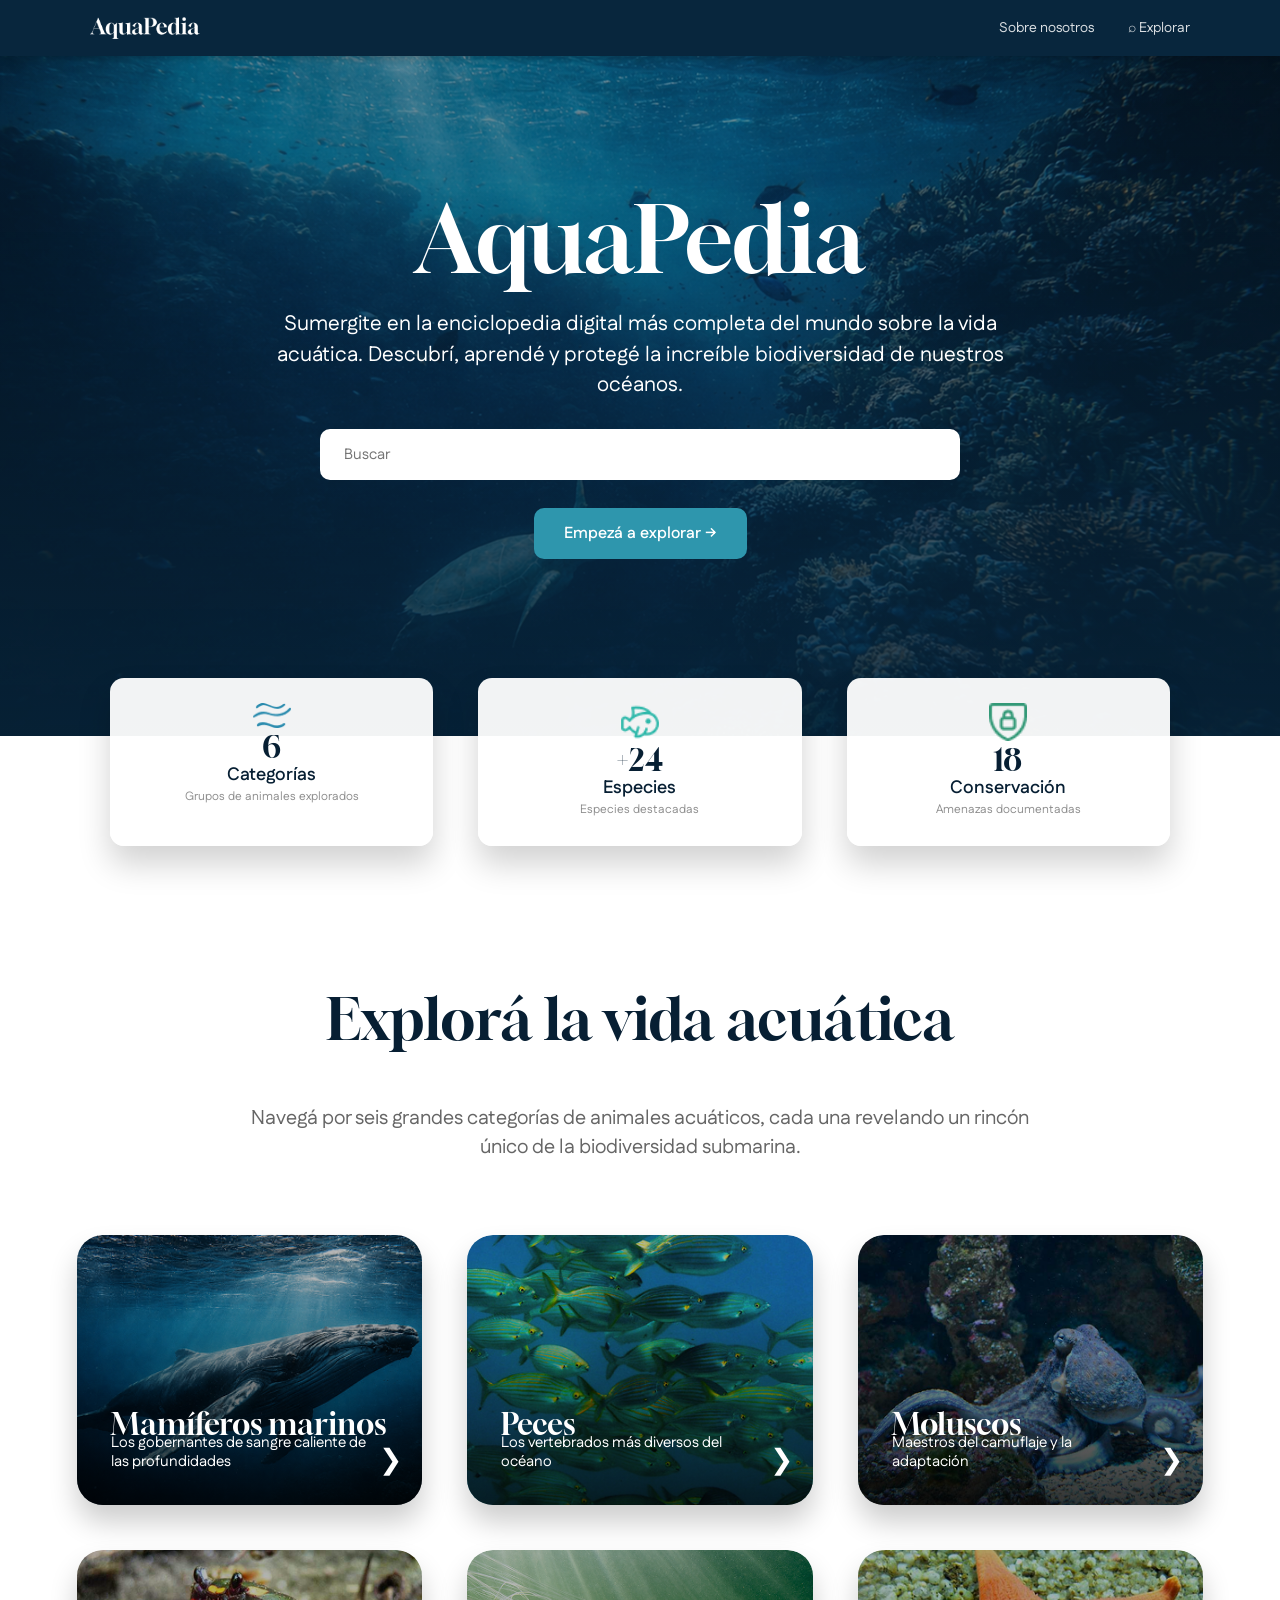
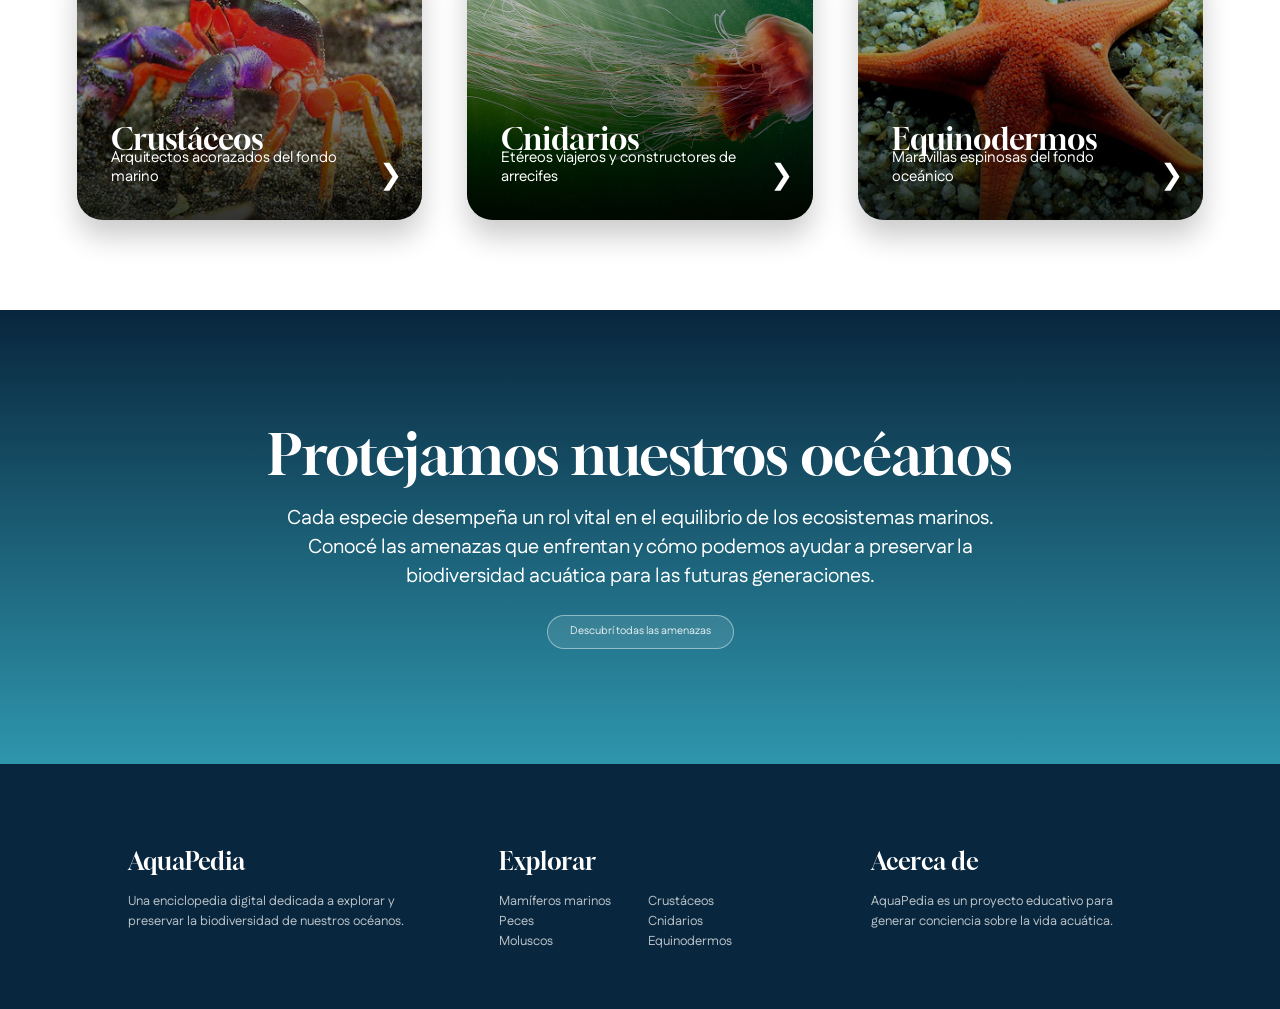
<file: index.html>
<!DOCTYPE html>
<html lang="es">
<head>
  <meta charset="UTF-8">
  <meta name="viewport" content="width=device-width, initial-scale=1.0">
  <title>AquaPedia</title>
<link href="https://fonts.googleapis.com/css2?family=Fustat:wght@300;400;600&family=Gloock&display=swap" rel="stylesheet">
<link rel="stylesheet" href="css/styles.css">
</head>
<script src="main.js"></script>
<div class="bubbles"></div>
<body>

  <header>
  <a href="index.html">
    <img src="imagenes/logoblanco.png" alt="AquaPedia">
  </a>

  <nav>
    <a href="sobre-nosotros.html">Sobre nosotros</a>
    <a href="index.html#categorias">⌕ Explorar</a>
  </nav>

</header>
  
<section class="home-hero">
  <img src="imagenes/fondomar.jpg" alt="Fondo marino">

  <h1>AquaPedia</h1>

  <p>
    Sumergite en la enciclopedia digital más completa del mundo sobre la
    vida acuática. Descubrí, aprendé y protegé la increíble biodiversidad
    de nuestros océanos.
  </p>

  <form>
    <label for="busqueda">Buscar</label>
    <input type="search" id="busqueda" name="busqueda" placeholder="Buscar">
  </form>

  <a href="#categorias" class="cta">Empezá a explorar →</a>
</section>

<section class="stats">

  <article>
    <a href="#categorias">
      <img src="imagenes/olas.png" alt="olas">
      <h2>6</h2>
      <h3>Categorías</h3>
      <p>Grupos de animales explorados</p>
    </a>
  </article>

  <article>
    <a href="#categorias">
      <img src="imagenes/pez.png" alt="pez">
      <h2>+24</h2>
      <h3>Especies</h3>
      <p>Especies destacadas</p>
    </a>
  </article>

  <article>
    <a href="amenazas.html">
      <img src="imagenes/seguridad.png" alt="seguridad">
      <h2>18</h2>
      <h3>Conservación</h3>
      <p>Amenazas documentadas</p>
    </a>
  </article>

</section>

</section>

    <section id="categorias">
  <h2>Explorá la vida acuática</h2>
      <p>
        Navegá por seis grandes categorías de animales acuáticos, cada una
        revelando un rincón único de la biodiversidad submarina.
      </p>

      <article>
        <a href="mamiferos.html">
          <img src="imagenes/ballena.png" alt="Mamíferos marinos">
          <h3>Mamíferos marinos</h3>
          <p>Los gobernantes de sangre caliente de las profundidades</p>
        </a>
      </article>

      <article>
        <img src="imagenes/peces.png" alt="Peces">
        <h3>Peces</h3>
        <p>Los vertebrados más diversos del océano</p>
      </article>

      <article>
        <img src="imagenes/moluscos.png" alt="Moluscos">
        <h3>Moluscos</h3>
        <p>Maestros del camuflaje y la adaptación</p>
      </article>

      <article>
        <img src="imagenes/crustaseos.png" alt="Crustáceos">
        <h3>Crustáceos</h3>
        <p>Arquitectos acorazados del fondo marino</p>
      </article>

      <article>
        <img src="imagenes/cnidarios.png" alt="Cnidarios">
        <h3>Cnidarios</h3>
        <p>Etéreos viajeros y constructores de arrecifes</p>
      </article>

      <article>
        <img src="imagenes/equinodermos.png" alt="Equinodermos">
        <h3>Equinodermos</h3>
        <p>Maravillas espinosas del fondo oceánico</p>
      </article>
    </section>

   <section id="conservacion">
  <h2>Protejamos nuestros océanos</h2>
      <p>
        Cada especie desempeña un rol vital en el equilibrio de los ecosistemas
        marinos. Conocé las amenazas que enfrentan y cómo podemos ayudar a
        preservar la biodiversidad acuática para las futuras generaciones.
      </p>
      <a href="amenazas.html" class="btn-outline">
  Descubrí todas las amenazas
</a>
    </section>
  </main>

  <footer>

  <section>
    <h2>AquaPedia</h2>
    <p>
      Una enciclopedia digital dedicada a explorar y preservar la biodiversidad de nuestros océanos.
    </p>
  </section>

  <nav>
    <h3>Explorar</h3>

    <ul>
      <li><a href="mamiferos.html">Mamíferos marinos</a></li>
      <li><a href="peces.html">Peces</a></li>
      <li><a href="moluscos.html">Moluscos</a></li>
      <li><a href="crustaceos.html">Crustáceos</a></li>
      <li><a href="cnidarios.html">Cnidarios</a></li>
      <li><a href="equinodermos.html">Equinodermos</a></li>
    </ul>

  </nav>

  <section>
    <h3>Acerca de</h3>
    <p>
      AquaPedia es un proyecto educativo para generar conciencia sobre la vida acuática.
    </p>
  </section>

</footer>

</body>
</html>
</file>
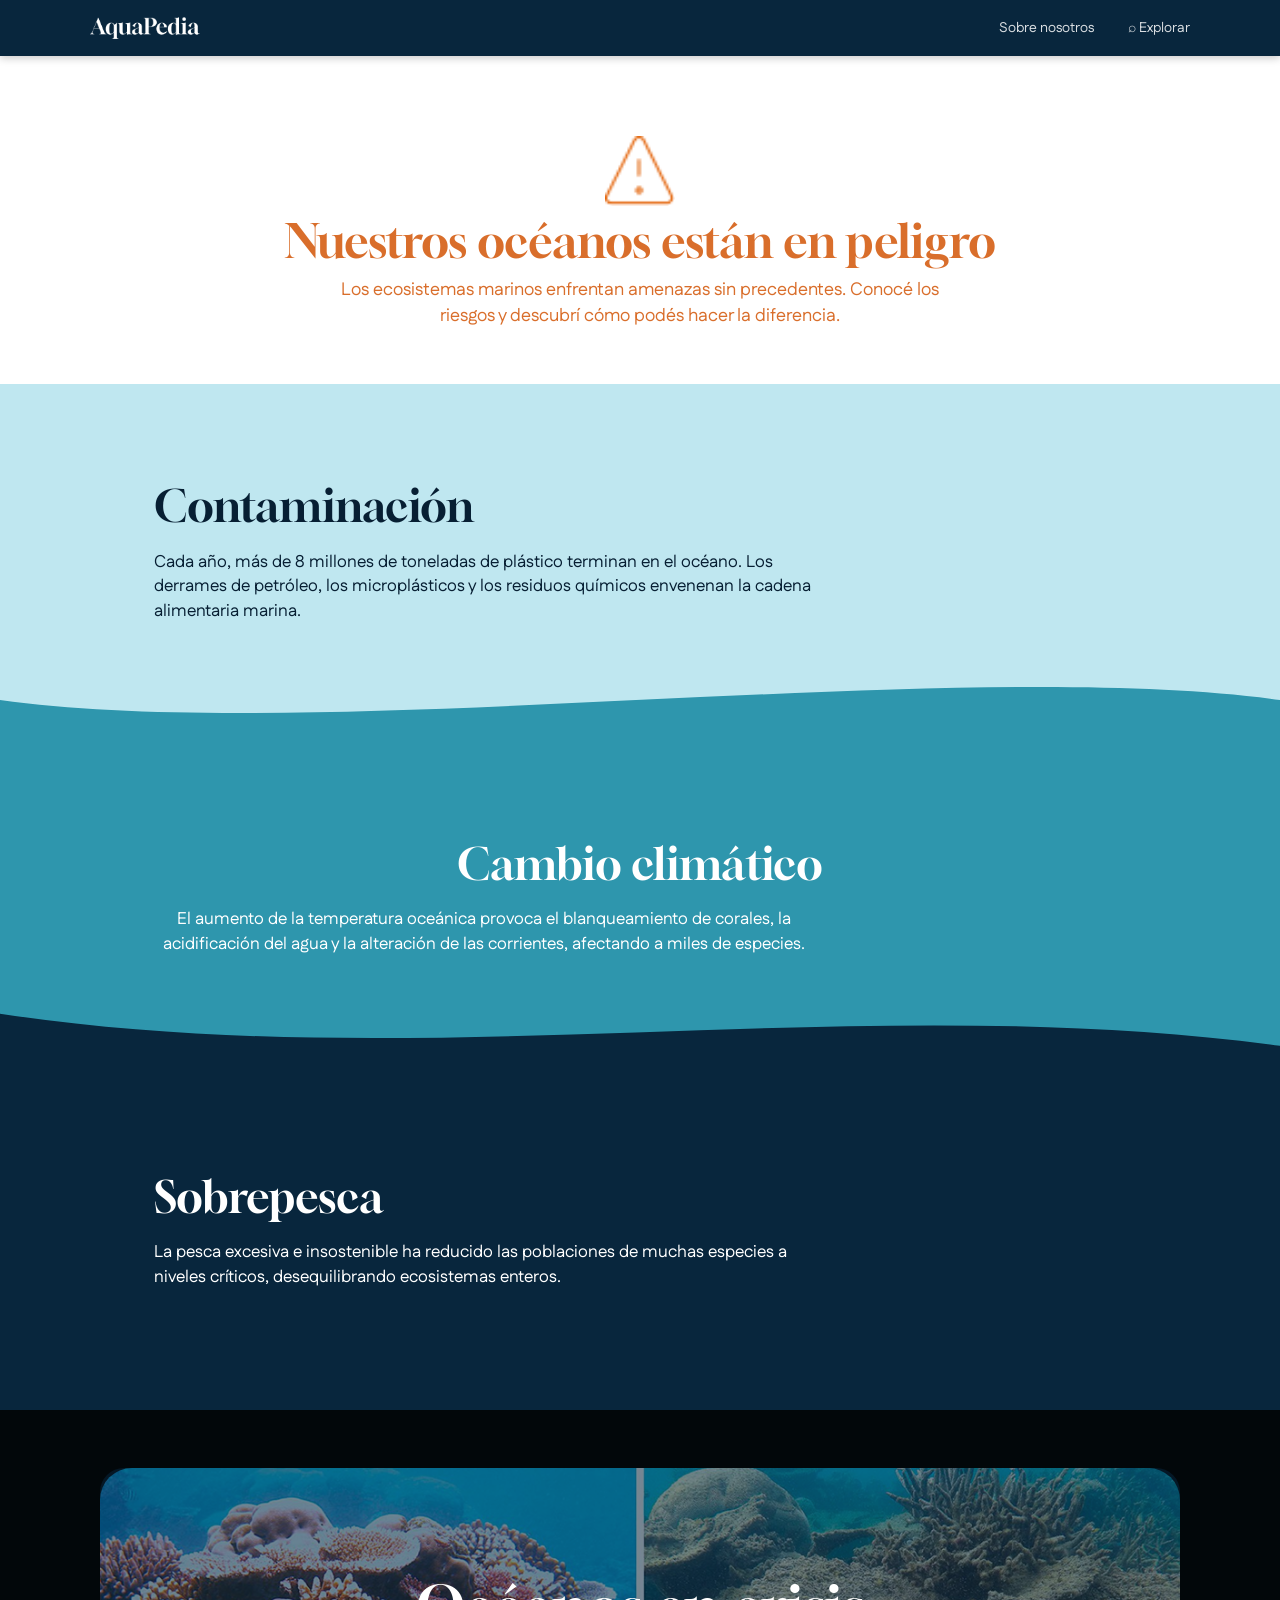
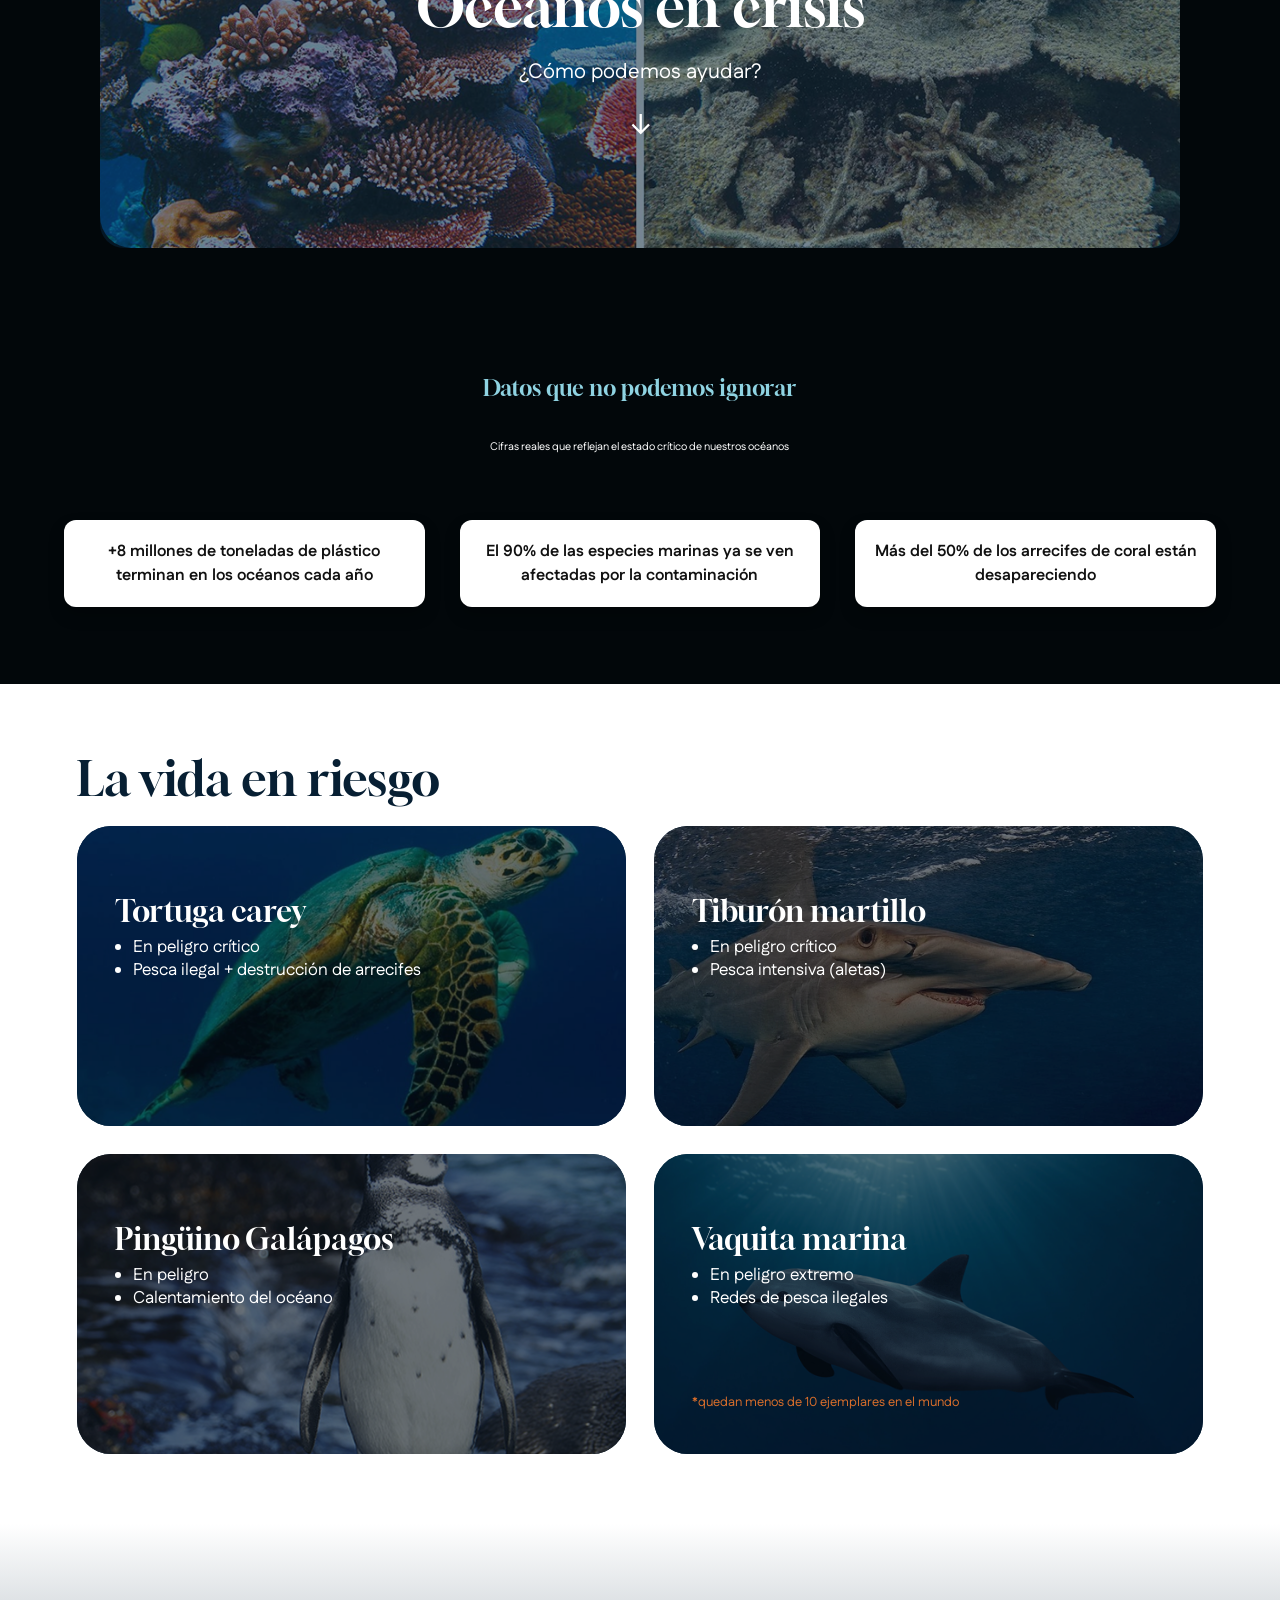
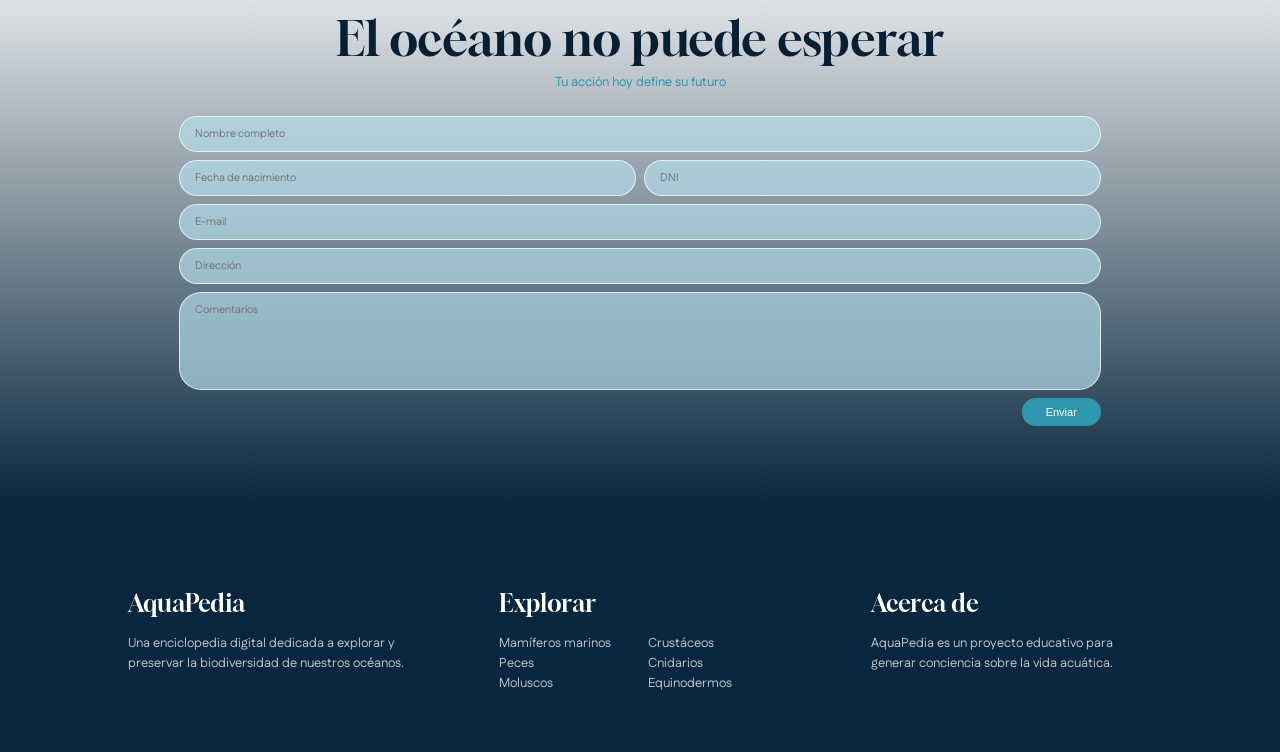
<file: amenazas.html>
<!DOCTYPE html>
<html lang="es">
<head>
  <meta charset="UTF-8">
  <meta name="viewport" content="width=device-width, initial-scale=1.0">
  <title>Amenazas | AquaPedia</title>
  <link href="https://fonts.googleapis.com/css2?family=Fustat:wght@300;400;500;600;700&family=Gloock&display=swap" rel="stylesheet">
  <link rel="stylesheet" href="css/styles.css">
</head>

<script src="main.js"></script>

<body>

<header>
  <a href="index.html">
    <img src="imagenes/logoblanco.png" alt="AquaPedia">
  </a>
  <nav>
    <a href="sobre-nosotros.html">Sobre nosotros</a>
    <a href="index.html#categorias">⌕ Explorar</a>
  </nav>
</header>

<main>

  <!-- HERO -->
  <section class="hero" id="inicio">
    <img src="imagenes/alerta.png" alt="Alerta" class="alerta">
    <h1>Nuestros océanos están en peligro</h1>
    <p>
      Los ecosistemas marinos enfrentan amenazas sin precedentes.
      Conocé los riesgos y descubrí cómo podés hacer la diferencia.
    </p>
  </section>

  <!-- CONTAMINACIÓN -->
  <section class="wave-section wave-light">
    <h2>Contaminación</h2>
    <p>
      Cada año, más de 8 millones de toneladas de plástico terminan en el océano.
      Los derrames de petróleo, los microplásticos y los residuos químicos
      envenenan la cadena alimentaria marina.
    </p>
  </section>

  <!-- CAMBIO CLIMÁTICO -->
  <section class="wave-section wave-medium">
    <h2>Cambio climático</h2>
    <p>
      El aumento de la temperatura oceánica provoca el blanqueamiento de corales,
      la acidificación del agua y la alteración de las corrientes,
      afectando a miles de especies.
    </p>
  </section>

  <!-- SOBREPESCA -->
  <section class="wave-section wave-dark">
    <h2>Sobrepesca</h2>
    <p>
      La pesca excesiva e insostenible ha reducido las poblaciones de muchas especies
      a niveles críticos, desequilibrando ecosistemas enteros.
    </p>
  </section>

<section class="crisis">
  <details class="crisis-card">
    <summary class="crisis-header" style="background-image: url('imagenes/oceanosencrisis.png');">
      <h2>Océanos en crisis</h2>
      <p>¿Cómo podemos ayudar?</p>
      <span class="flecha">↓</span>
    </summary>
    <ul class="crisis-list">
      <li>Reducí el uso de plásticos de un solo uso y participá en limpiezas de playas.</li>
      <li>Elegí productos del mar certificados como sustentables y evitá especies sobreexplotadas.</li>
      <li>Apoyá organizaciones que protegen los ecosistemas marinos y promueven áreas protegidas.</li>
      <li>Difundí información sobre la importancia de los océanos y educá a tu comunidad.</li>
    </ul>
  </details>
</section>

</section>

  <!-- DATOS -->
  <section class="datos">
    <h2>Datos que no podemos ignorar</h2>
    <p>Cifras reales que reflejan el estado crítico de nuestros océanos</p>
    <div class="dato-card">+8 millones de toneladas de plástico terminan en los océanos cada año</div>
    <div class="dato-card">El 90% de las especies marinas ya se ven afectadas por la contaminación</div>
    <div class="dato-card">Más del 50% de los arrecifes de coral están desapareciendo</div>
  </section>

  <!-- VIDA EN RIESGO -->
  <section class="riesgo">
    <h2>La vida en riesgo</h2>
    <div class="animales-grid">

      <div class="animal">
        <img src="imagenes/tortuga-carey.png" alt="Tortuga carey">
        <div class="info">
          <h3>Tortuga carey</h3>
          <ul>
            <li>En peligro crítico</li>
            <li>Pesca ilegal + destrucción de arrecifes</li>
          </ul>
        </div>
      </div>

      <div class="animal">
        <img src="imagenes/tiburon-martillo.png" alt="Tiburón martillo">
        <div class="info">
          <h3>Tiburón martillo</h3>
          <ul>
            <li>En peligro crítico</li>
            <li>Pesca intensiva (aletas)</li>
          </ul>
        </div>
      </div>

      <div class="animal">
        <img src="imagenes/pinguino-galapagos.png" alt="Pingüino Galápagos">
        <div class="info">
          <h3>Pingüino Galápagos</h3>
          <ul>
            <li>En peligro</li>
            <li>Calentamiento del océano</li>
          </ul>
        </div>
      </div>

      <div class="animal">
        <img src="imagenes/vaquita-marina.png" alt="Vaquita marina">
        <div class="info">
          <h3>Vaquita marina</h3>
          <ul>
            <li>En peligro extremo</li>
            <li>Redes de pesca ilegales</li>
          </ul>
          <span class="nota">*quedan menos de 10 ejemplares en el mundo</span>
        </div>
      </div>

    </div>
  </section>

  <!-- FORMULARIO -->
  <section class="form-section">
    <h2>El océano no puede esperar</h2>
    <p>Tu acción hoy define su futuro</p>
    <form>
      <input type="text" placeholder="Nombre completo">
      <input type="text" placeholder="Fecha de nacimiento">
      <input type="text" placeholder="DNI">
      <input type="email" placeholder="E-mail">
      <input type="text" placeholder="Dirección">
      <textarea placeholder="Comentarios"></textarea>
      <button type="submit">Enviar</button>
    </form>
  </section>

</main>

<footer>
  <section>
    <h2>AquaPedia</h2>
    <p>Una enciclopedia digital dedicada a explorar y preservar la biodiversidad de nuestros océanos.</p>
  </section>
  <nav>
    <h3>Explorar</h3>
    <ul>
      <li><a href="mamiferos.html">Mamíferos marinos</a></li>
      <li><a href="peces.html">Peces</a></li>
      <li><a href="moluscos.html">Moluscos</a></li>
      <li><a href="crustaceos.html">Crustáceos</a></li>
      <li><a href="cnidarios.html">Cnidarios</a></li>
      <li><a href="equinodermos.html">Equinodermos</a></li>
    </ul>
  </nav>
  <section>
    <h3>Acerca de</h3>
    <p>AquaPedia es un proyecto educativo para generar conciencia sobre la vida acuática.</p>
  </section>
</footer>

</body>
</html>
</file>
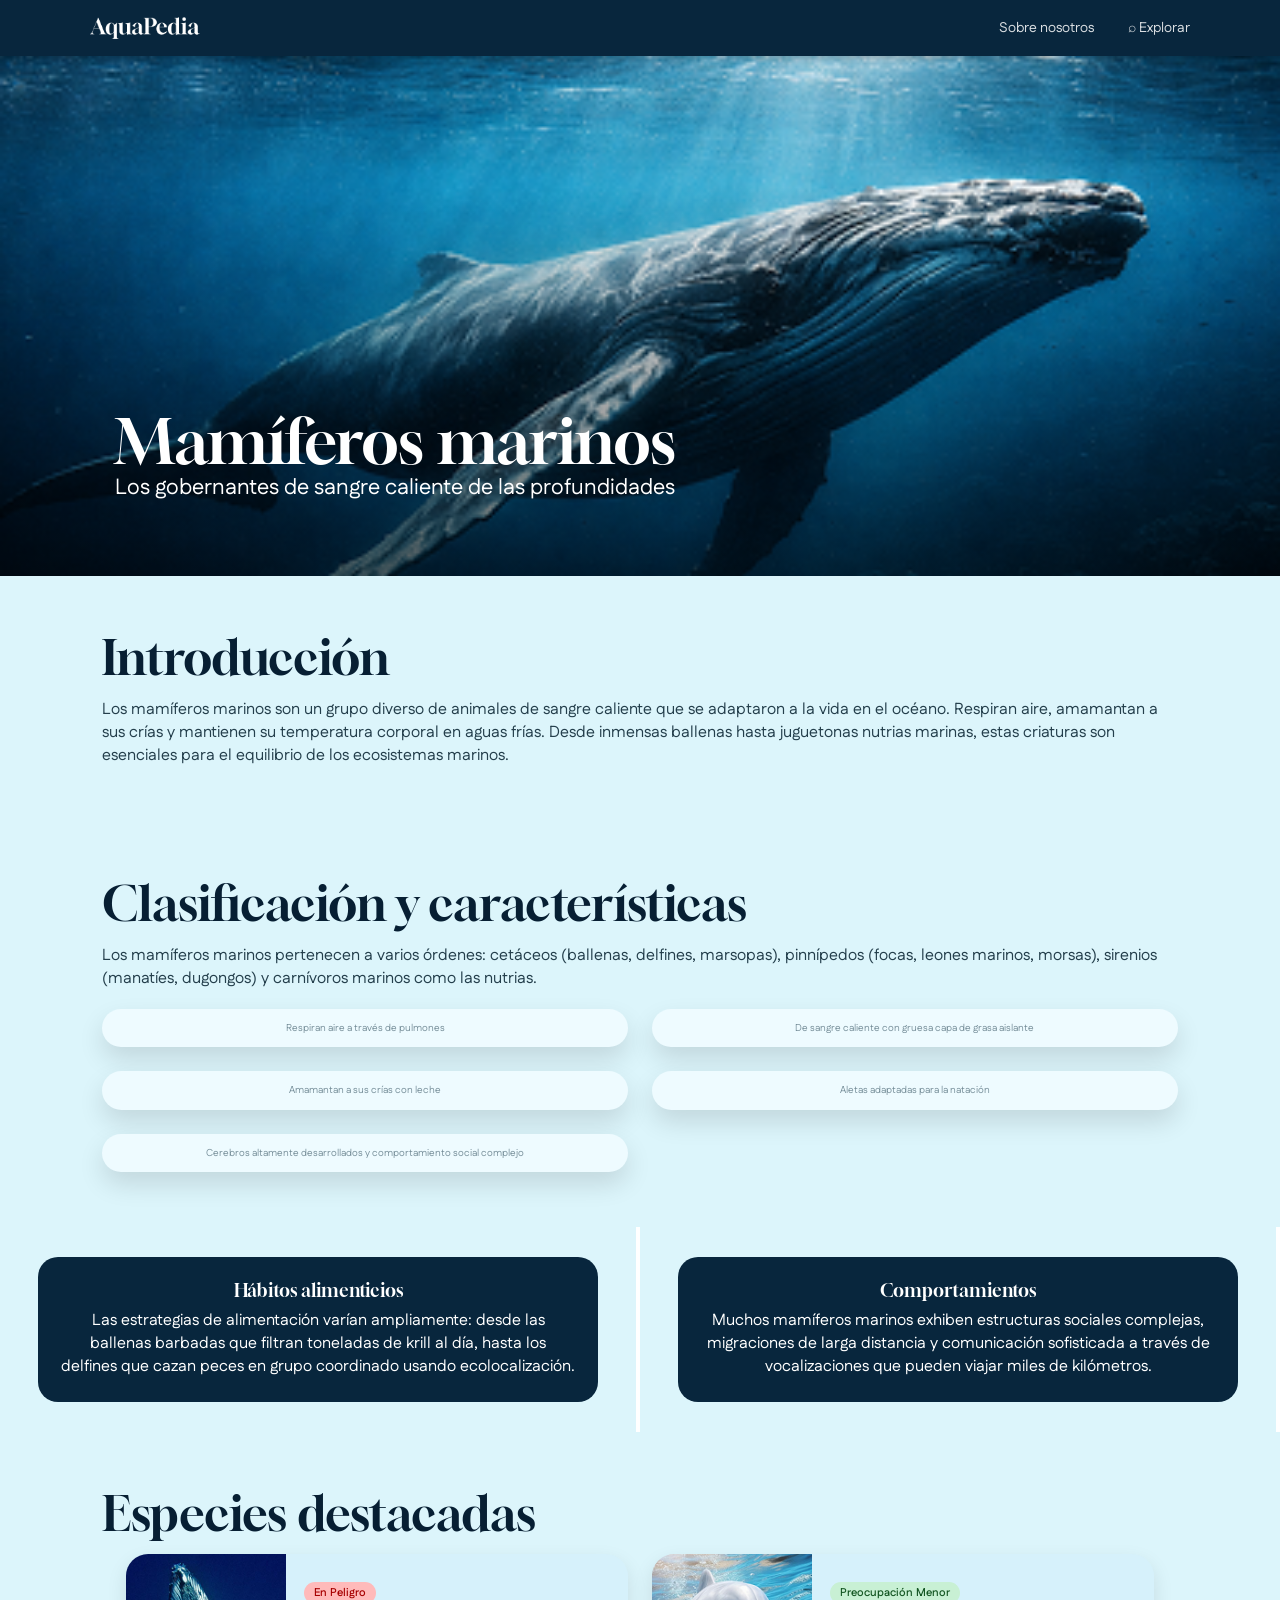
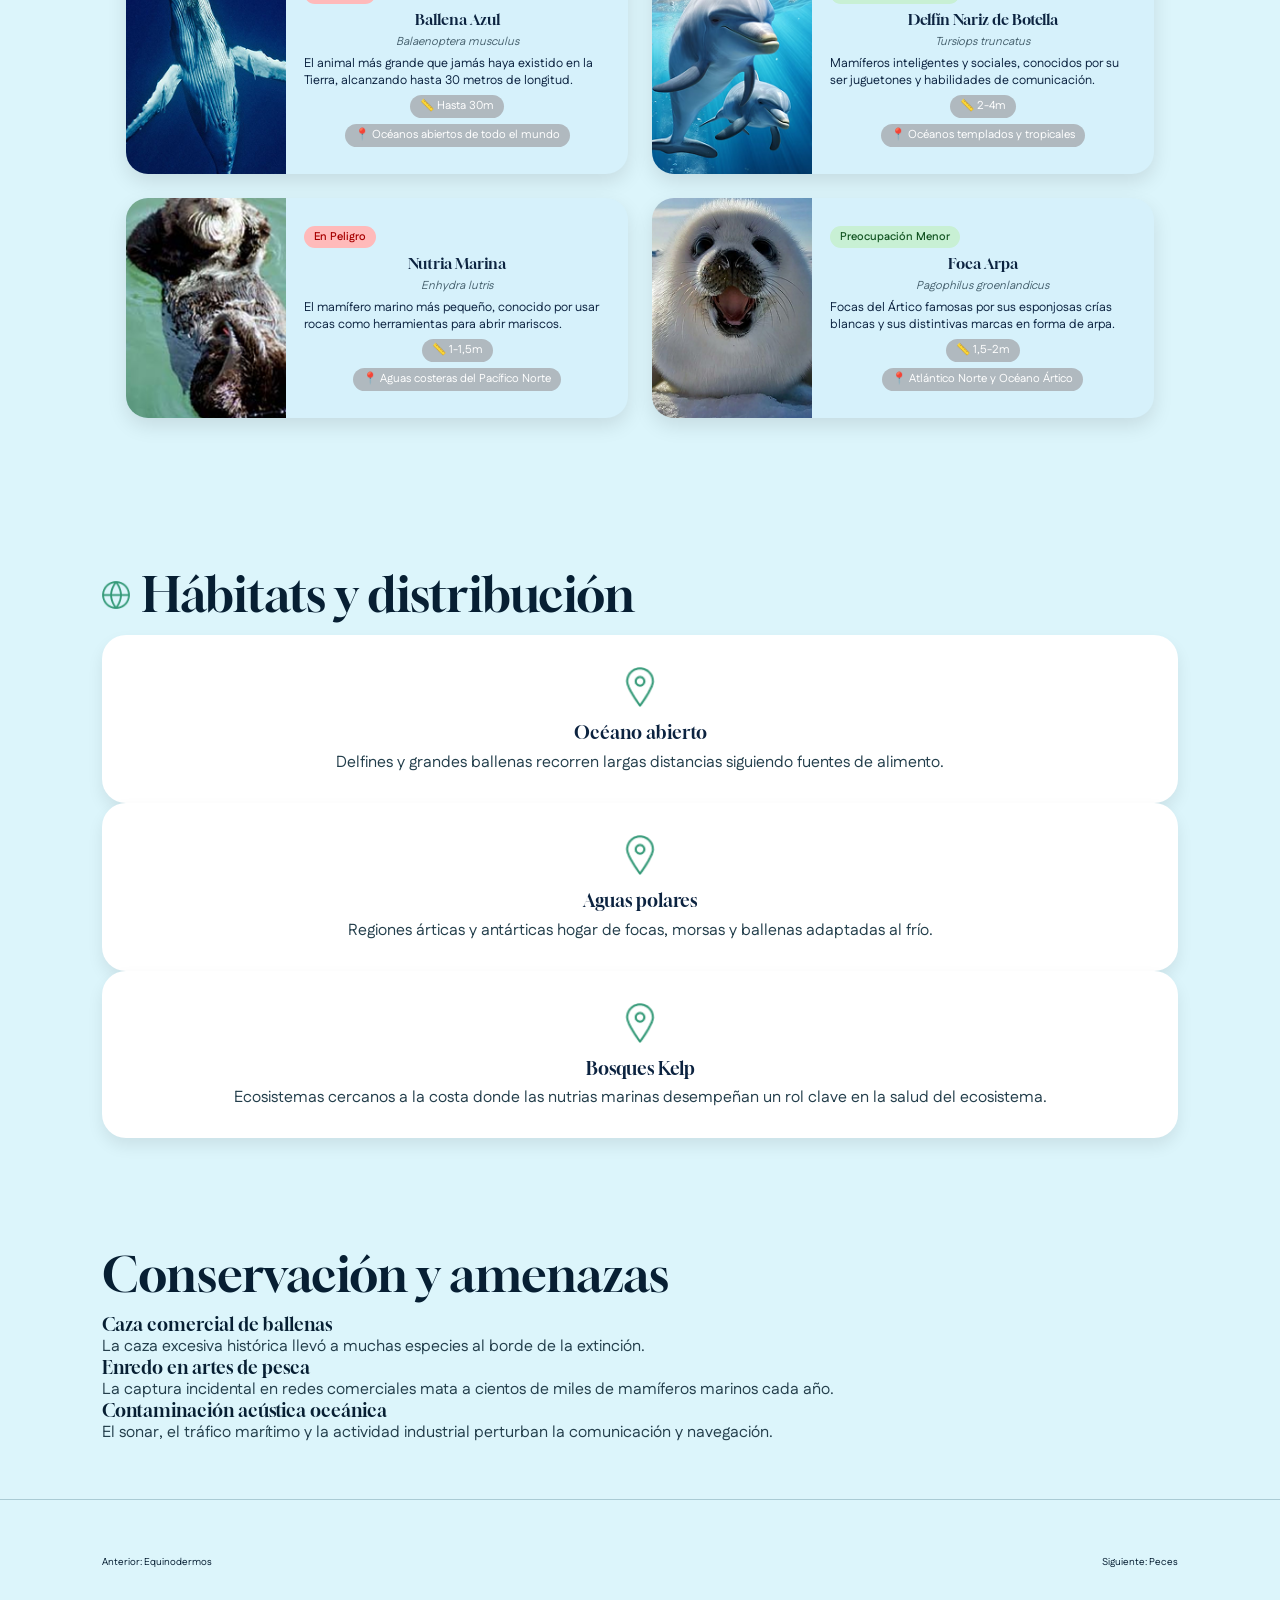
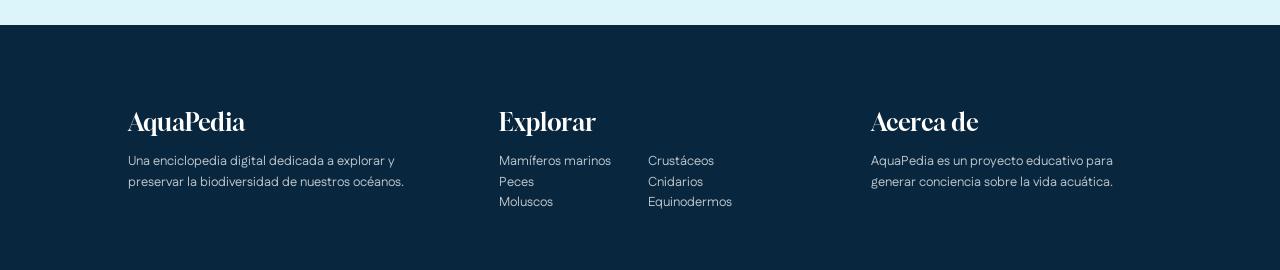
<file: mamiferos.html>
<!DOCTYPE html>
<html lang="es">
<head>
  <meta charset="UTF-8">
  <meta name="viewport" content="width=device-width, initial-scale=1.0">
  <title>Mamíferos marinos</title>
  <link href="https://fonts.googleapis.com/css2?family=Fustat:wght@300;400;600&family=Gloock&display=swap" rel="stylesheet">
  <link rel="stylesheet" href="css/styles.css">
</head>

<script src="main.js"></script>
<body>

<header>
  <a href="index.html">
    <img src="imagenes/logoblanco.png" alt="AquaPedia">
  </a>
  <nav>
    <a href="sobre-nosotros.html">Sobre nosotros</a>
    <a href="index.html#categorias">⌕ Explorar</a>
  </nav>
</header>

<main>

  <section class="mamiferos-hero">
    <img src="imagenes/ballena.png" alt="Ballena">
    <div class="hero-texto">
      <h1>Mamíferos marinos</h1>
      <p>Los gobernantes de sangre caliente de las profundidades</p>
    </div>
  </section>

  <section>
    <h2>Introducción</h2>
    <p>
      Los mamíferos marinos son un grupo diverso de animales de sangre caliente
      que se adaptaron a la vida en el océano. Respiran aire, amamantan a sus
      crías y mantienen su temperatura corporal en aguas frías. Desde inmensas
      ballenas hasta juguetonas nutrias marinas, estas criaturas son esenciales
      para el equilibrio de los ecosistemas marinos.
    </p>
  </section>

  <section>
    <h2>Clasificación y características</h2>
    <p>
      Los mamíferos marinos pertenecen a varios órdenes: cetáceos (ballenas,
      delfines, marsopas), pinnípedos (focas, leones marinos, morsas), sirenios
      (manatíes, dugongos) y carnívoros marinos como las nutrias.
    </p>
    <ul>
      <li>Respiran aire a través de pulmones</li>
      <li>De sangre caliente con gruesa capa de grasa aislante</li>
      <li>Amamantan a sus crías con leche</li>
      <li>Aletas adaptadas para la natación</li>
      <li>Cerebros altamente desarrollados y comportamiento social complejo</li>
    </ul>
  </section>

  <section>
    <h3>Hábitos alimenticios</h3>
    <p>
      Las estrategias de alimentación varían ampliamente: desde las ballenas
      barbadas que filtran toneladas de krill al día, hasta los delfines que
      cazan peces en grupo coordinado usando ecolocalización.
    </p>
  </section>

  <section>
    <h3>Comportamientos</h3>
    <p>
      Muchos mamíferos marinos exhiben estructuras sociales complejas,
      migraciones de larga distancia y comunicación sofisticada a través de
      vocalizaciones que pueden viajar miles de kilómetros.
    </p>
  </section>

  <section class="especies-destacadas">
    <h2>Especies destacadas</h2>

    <div class="especies-grid">

      <!-- Ballena Azul -->
      <div class="especie-card">
        <img src="imagenes/ballena-azul.png" alt="Ballena Azul">
        <div class="especie-info">
          <span class="estado peligro">En Peligro</span>
          <h3>Ballena Azul</h3>
          <p><em>Balaenoptera musculus</em></p>
          <p>El animal más grande que jamás haya existido en la Tierra, alcanzando hasta 30 metros de longitud.</p>
          <span class="dato">📏 Hasta 30m</span>
          <span class="dato">📍 Océanos abiertos de todo el mundo</span>
        </div>
      </div>

      <!-- Delfín Nariz de Botella -->
      <div class="especie-card">
        <img src="imagenes/delfin.png" alt="Delfín Nariz de Botella">
        <div class="especie-info">
          <span class="estado menor">Preocupación Menor</span>
          <h3>Delfín Nariz de Botella</h3>
          <p><em>Tursiops truncatus</em></p>
          <p>Mamíferos inteligentes y sociales, conocidos por su ser juguetones y habilidades de comunicación.</p>
          <span class="dato">📏 2-4m</span>
          <span class="dato">📍 Océanos templados y tropicales</span>
        </div>
      </div>

      <!-- Nutria Marina -->
      <div class="especie-card">
        <img src="imagenes/nutria-marina.png" alt="Nutria Marina">
        <div class="especie-info">
          <span class="estado peligro">En Peligro</span>
          <h3>Nutria Marina</h3>
          <p><em>Enhydra lutris</em></p>
          <p>El mamífero marino más pequeño, conocido por usar rocas como herramientas para abrir mariscos.</p>
          <span class="dato">📏 1-1,5m</span>
          <span class="dato">📍 Aguas costeras del Pacífico Norte</span>
        </div>
      </div>

      <!-- Foca Arpa -->
      <div class="especie-card">
        <img src="imagenes/foca-arpa.png" alt="Foca Arpa">
        <div class="especie-info">
          <span class="estado menor">Preocupación Menor</span>
          <h3>Foca Arpa</h3>
          <p><em>Pagophilus groenlandicus</em></p>
          <p>Focas del Ártico famosas por sus esponjosas crías blancas y sus distintivas marcas en forma de arpa.</p>
          <span class="dato">📏 1,5-2m</span>
          <span class="dato">📍 Atlántico Norte y Océano Ártico</span>
        </div>
      </div>

    </div>
  </section>

  <section class="habitats">
    <h2 class="section-title">
      <img src="imagenes/mundito.png" alt="mundito">
      Hábitats y distribución
    </h2>
    <div class="habitat-card">
  <img src="imagenes/lugar.png" alt="lugar">
  <h3>Océano abierto</h3>
  <p>Delfines y grandes ballenas recorren largas distancias siguiendo fuentes de alimento.</p>
</div>

<div class="habitat-card">
  <img src="imagenes/lugar.png" alt="lugar">
  <h3>Aguas polares</h3>
  <p>Regiones árticas y antárticas hogar de focas, morsas y ballenas adaptadas al frío.</p>
</div>

<div class="habitat-card">
  <img src="imagenes/lugar.png" alt="lugar">
  <h3>Bosques Kelp</h3>
  <p>Ecosistemas cercanos a la costa donde las nutrias marinas desempeñan un rol clave en la salud del ecosistema.</p>
</div>
  </section>

  <section>
    <h2>Conservación y amenazas</h2>
    <article>
      <h3>Caza comercial de ballenas</h3>
      <p>La caza excesiva histórica llevó a muchas especies al borde de la extinción.</p>
    </article>
    <article>
      <h3>Enredo en artes de pesca</h3>
      <p>La captura incidental en redes comerciales mata a cientos de miles de mamíferos marinos cada año.</p>
    </article>
    <article>
      <h3>Contaminación acústica oceánica</h3>
      <p>El sonar, el tráfico marítimo y la actividad industrial perturban la comunicación y navegación.</p>
    </article>
  </section>

  <section>
    <a href="equinodermos.html">Anterior: Equinodermos</a>
    <a href="peces.html">Siguiente: Peces</a>
  </section>

</main>

<footer>
  <section>
    <h2>AquaPedia</h2>
    <p>Una enciclopedia digital dedicada a explorar y preservar la biodiversidad de nuestros océanos.</p>
  </section>
  <nav>
    <h3>Explorar</h3>
    <ul>
      <li><a href="mamiferos.html">Mamíferos marinos</a></li>
      <li><a href="peces.html">Peces</a></li>
      <li><a href="moluscos.html">Moluscos</a></li>
      <li><a href="crustaceos.html">Crustáceos</a></li>
      <li><a href="cnidarios.html">Cnidarios</a></li>
      <li><a href="equinodermos.html">Equinodermos</a></li>
    </ul>
  </nav>
  <section>
    <h3>Acerca de</h3>
    <p>AquaPedia es un proyecto educativo para generar conciencia sobre la vida acuática.</p>
  </section>
</footer>

</body>
</html>
</file>
<file: css/styles.css>
* {
  margin: 0;
  padding: 0;
  box-sizing: border-box;
}

:root {
  --azul: #08263d;
  --celeste: #2e96ad;
  --aqua: #bfe7f0;
  --aqua-claro: #dcf5fb;
  --naranja: #d96e2b;
  --gris: #f2f2f2;
  --blanco: #ffffff;
  --negro: #02070a;
}

html { scroll-behavior: smooth; }

body {
  font-family: "Fustat", sans-serif;
  background: var(--blanco);
  color: #071f33;
  line-height: 1.45;
}

h1, h2, h3 {
  font-family: "Gloock", serif;
  font-weight: 400;
}

img { display: block; max-width: 100%; }
a { color: inherit; text-decoration: none; }
ul { list-style: none; }
main { overflow: hidden; }

/* ========================
   HEADER
======================== */
header {
  height: 42px;
  background: var(--azul);
  color: var(--blanco);
  display: flex;
  align-items: center;
  justify-content: space-between;
  padding: 0 18px;
  position: relative;
  z-index: 50;
  box-shadow: 0 2px 8px rgba(0,0,0,0.22);
}
header img { width: 78px; }
header p { font-size: 0; }
header p::before { content: "⌕"; font-size: 20px; }
header nav { display: none; }

/* ========================
   HOME HERO
======================== */
.home-hero {
  position: relative;
  height: 365px;
  background: var(--azul);
  color: var(--blanco);
  display: flex;
  flex-direction: column;
  align-items: center;
  justify-content: center;
  text-align: center;
  padding: 70px 28px;
  overflow: hidden;
}
.home-hero > img {
  position: absolute;
  inset: 0;
  width: 100%;
  height: 100%;
  object-fit: cover;
  opacity: 0.62;
  z-index: 0;
}
.home-hero::after {
  content: "";
  position: absolute;
  inset: 0;
  background: linear-gradient(rgba(8,38,61,0.18), rgba(8,38,61,0.78));
  z-index: 1;
}
.home-hero > *:not(img) { position: relative; z-index: 2; }
.home-hero h1 { font-size: 38px; line-height: 1; margin-bottom: 10px; }
.home-hero p { max-width: 300px; font-size: 11px; line-height: 1.45; margin-bottom: 14px; }
.home-hero form { width: 100%; max-width: 220px; }
.home-hero label { display: none; }
.home-hero input {
  width: 100%;
  border: 0;
  border-radius: 18px;
  padding: 8px 14px;
  background: var(--blanco);
  font-family: "Fustat", sans-serif;
  font-size: 11px;
}
.cta { display: none; }

/* ========================
   STATS
======================== */
.stats {
  display: grid;
  grid-template-columns: 1fr;
  gap: 8px;
  max-width: 190px;
  margin: -26px auto 26px;
  position: relative;
  z-index: 10;
}
.stats article {
  background: rgba(255,255,255,0.95);
  border-radius: 14px;
  text-align: center;
  padding: 10px 10px 13px;
  box-shadow: 0 18px 32px rgba(0,0,0,0.18);
}
.stats img { width: 28px; margin: 0 auto 3px; }
.stats h2 { font-size: 22px; line-height: 1; }
.stats h3 { font-family: "Fustat", sans-serif; font-size: 12px; font-weight: 600; }
.stats p { font-size: 9px; color: #8f8f8f; }

/* ========================
   HOME CATEGORIAS
======================== */
#categorias {
  background: var(--blanco);
  padding: 34px 46px 44px;
}
#categorias > h2 { font-size: 25px; line-height: 1.05; text-align: center; margin-bottom: 10px; }
#categorias > p { max-width: 320px; margin: 0 auto 28px; font-size: 11px; color: #666; text-align: center; }
#categorias article {
  position: relative;
  height: 183px;
  margin-bottom: 24px;
  border-radius: 22px;
  overflow: hidden;
  box-shadow: 0 17px 28px rgba(0,0,0,0.2);
}
#categorias article a { display: block; height: 100%; }
#categorias img { width: 100%; height: 100%; object-fit: cover; filter: brightness(0.72); }
#categorias article::after {
  content: "";
  position: absolute;
  inset: 0;
  background: linear-gradient(transparent 25%, rgba(0,0,0,0.72));
}
#categorias h3,
#categorias article p {
  position: absolute;
  left: 22px;
  right: 22px;
  color: var(--blanco);
  z-index: 2;
}
#categorias h3 { bottom: 52px; font-size: 19px; line-height: 1; }
#categorias article p { bottom: 28px; max-width: 75%; font-size: 11px; line-height: 1.25; }
#categorias article::before {
  content: "❯";
  position: absolute;
  right: 20px;
  bottom: 24px;
  color: var(--blanco);
  z-index: 3;
  font-size: 28px;
}

/* ========================
   HOME CONSERVACION
======================== */
#conservacion {
  background: linear-gradient(var(--azul), var(--celeste));
  color: var(--blanco);
  text-align: center;
  padding: 55px 30px;
}
#conservacion h2 { font-size: 31px; line-height: 1.05; margin-bottom: 20px; }
#conservacion p { max-width: 320px; margin: 0 auto 24px; font-size: 13px; }

#conservacion a,
.btn-amenazas {
  display: inline-block;
  border: 1px solid rgba(255,255,255,0.45);
  background: rgba(255,255,255,0.1);
  border-radius: 28px;
  padding: 8px 22px;
  font-size: 11px;
  color: rgba(255,255,255,0.85);
}

/* ========================
   BTN AMENAZAS hover
======================== */
.btn-amenazas {
  position: relative;
  overflow: hidden;
  transition: background 0.3s ease, border-color 0.3s ease, color 0.3s ease, box-shadow 0.3s ease;
}
.btn-amenazas:hover {
  background: var(--naranja);
  border-color: var(--naranja);
  color: var(--blanco);
  animation: pulse-naranja 1.2s ease infinite;
}
.btn-amenazas::before {
  content: "";
  position: absolute;
  top: 0; left: -75%;
  width: 50%; height: 100%;
  background: linear-gradient(120deg, transparent, rgba(255,255,255,0.35), transparent);
  transform: skewX(-20deg);
}
.btn-amenazas:hover::before {
  animation: destello 0.55s ease forwards;
}
@keyframes destello {
  0%   { left: -75%; }
  100% { left: 125%; }
}
@keyframes pulse-naranja {
  0%   { box-shadow: 0 0 14px rgba(217,110,43,0.6), 0 0 28px rgba(217,110,43,0.3); }
  50%  { box-shadow: 0 0 24px rgba(217,110,43,0.9), 0 0 48px rgba(217,110,43,0.5); }
  100% { box-shadow: 0 0 14px rgba(217,110,43,0.6), 0 0 28px rgba(217,110,43,0.3); }
}

/* ========================
   MAMIFEROS HERO
======================== */
.mamiferos-hero {
  position: relative;
  height: 160px;
  overflow: hidden;
  color: var(--blanco);
}
.mamiferos-hero img { width: 100%; height: 100%; object-fit: cover; }
.mamiferos-hero::after {
  content: "";
  position: absolute;
  inset: 0;
  background: linear-gradient(transparent 25%, rgba(0,0,0,0.62));
}
.hero-texto { position: absolute; left: 20px; bottom: 25px; z-index: 2; }
.hero-texto h1 { font-size: 29px; line-height: 1; }
.hero-texto p { font-size: 11px; }

.mamiferos-hero ~ section { background: var(--aqua-claro); padding: 25px 28px; }
.mamiferos-hero ~ section h2 { font-size: 25px; line-height: 1.1; margin-bottom: 14px; }
.mamiferos-hero ~ section h3 { font-size: 18px; line-height: 1.1; }
.mamiferos-hero ~ section p { font-size: 11px; color: #243f4c; }
.mamiferos-hero ~ section ul { display: grid; grid-template-columns: 1fr; gap: 10px; margin-top: 18px; }
.mamiferos-hero ~ section li {
  background: #eefbff;
  border-radius: 20px;
  text-align: center;
  padding: 12px;
  box-shadow: 0 12px 26px rgba(0,0,0,0.12);
  color: #78909b;
  font-size: 10px;
}

.mamiferos-hero ~ section:nth-of-type(4),
.mamiferos-hero ~ section:nth-of-type(5) { padding: 12px 36px; }

.mamiferos-hero ~ section:nth-of-type(4) h3,
.mamiferos-hero ~ section:nth-of-type(5) h3 {
  background: var(--azul);
  color: var(--blanco);
  border-radius: 20px 20px 0 0;
  padding: 24px 20px 8px;
  text-align: center;
}
.mamiferos-hero ~ section:nth-of-type(4) p,
.mamiferos-hero ~ section:nth-of-type(5) p {
  background: var(--azul);
  color: var(--blanco);
  border-radius: 0 0 20px 20px;
  padding: 0 22px 24px;
  text-align: center;
}

.mamiferos-hero ~ section:nth-of-type(9) {
  display: flex;
  justify-content: space-between;
  border-top: 1px solid #aacbd4;
  font-size: 10px;
}

/* ========================
   AMENAZAS HERO
======================== */
.hero {
  background: var(--blanco);
  text-align: center;
  color: var(--naranja);
  padding: 32px 26px 30px;
}
.alerta { width: 42px; margin: 0 auto 10px; }
.hero h1 { font-size: 21px; line-height: 1.1; margin-bottom: 10px; }
.hero p { max-width: 320px; margin: 0 auto; font-size: 12px; }

/* ========================
   WAVE SECTIONS
======================== */
.wave-section {
  position: relative;
  padding: 40px 28px 80px;
  margin-bottom: -2px;
}
.wave-section::after {
  content: "";
  position: absolute;
  bottom: -1px; left: 0;
  width: 100%; height: 50px;
  background-repeat: no-repeat;
  background-size: 100% 100%;
}
.wave-light { background: var(--aqua); }
.wave-light::after {
  background-image: url("data:image/svg+xml,%3Csvg xmlns='http://www.w3.org/2000/svg' viewBox='0 0 1440 70' preserveAspectRatio='none'%3E%3Cpath d='M0,35 C360,70 1080,0 1440,35 L1440,70 L0,70 Z' fill='%232e96ad'/%3E%3C/svg%3E");
}
.wave-medium { background: var(--celeste); color: var(--blanco); text-align: center; }
.wave-medium::after {
  background-image: url("data:image/svg+xml,%3Csvg xmlns='http://www.w3.org/2000/svg' viewBox='0 0 1440 70' preserveAspectRatio='none'%3E%3Cpath d='M0,20 C480,70 960,0 1440,45 L1440,70 L0,70 Z' fill='%2308263d'/%3E%3C/svg%3E");
}
.wave-dark { background: var(--azul); color: var(--blanco); }
.wave-section h2 { font-size: 22px; margin-bottom: 12px; }
.wave-section p { font-size: 12px; }

/* ========================
   CRISIS (details/summary — sin JS)
======================== */
.crisis {
  background: var(--negro);
  padding: 28px 20px;
}

.crisis-card {
  border-radius: 24px;
  overflow: hidden;
  max-width: 900px;
  margin: 0 auto;
}

.crisis-header {
  min-height: 260px;
  background-size: cover;
  background-position: center;
  position: relative;
  display: flex;
  flex-direction: column;
  align-items: center;
  justify-content: center;
  text-align: center;
  padding: 40px 24px;
  cursor: pointer;
  list-style: none;
}
.crisis-header::-webkit-details-marker { display: none; }
.crisis-header::before {
  content: "";
  position: absolute;
  inset: 0;
  background: rgba(8,38,61,0.55);
}
.crisis-header h2,
.crisis-header p,
.crisis-header .flecha {
  position: relative;
  z-index: 2;
  color: white;
  margin: 0;
}
.crisis-header h2 { font-size: 2rem; margin-bottom: 10px; }
.crisis-header p { font-size: 1rem; margin-bottom: 16px; }
.crisis-header .flecha { font-size: 2rem; transition: transform 0.3s ease; }
.crisis-card[open] .flecha { transform: rotate(180deg); }

.crisis-list {
  list-style: none;
  padding: 24px 16px 16px;
  margin: 0;
  display: flex;
  flex-direction: column;
  gap: 12px;
  background: var(--negro);
}
.crisis-list li {
  background: rgba(210,215,220,0.88);
  color: #111;
  text-align: center;
  border-radius: 999px;
  padding: 14px 24px;
  font-size: 0.95rem;
  line-height: 1.35;
  list-style: none;
}

/* ========================
   DATOS
======================== */
.datos {
  background: var(--negro);
  color: var(--blanco);
  text-align: center;
  padding: 40px 46px;
}
.datos h2 { color: #8fd3e2; font-size: 22px; }
.datos > p { font-size: 11px; margin-bottom: 18px; }
.dato-card {
  background: var(--blanco);
  color: #111;
  border-radius: 12px;
  padding: 20px 14px;
  margin: 12px 0;
  box-shadow: 0 8px 15px rgba(0,0,0,0.25);
  font-weight: 700;
}

/* ========================
   VIDA EN RIESGO
======================== */
.riesgo { background: white; padding: 40px 39px; }
.riesgo h2 { font-size: 34px; line-height: 1; }
.riesgo > p { font-size: 12px; margin-bottom: 22px; }

.animales,
.animales-grid {
  display: grid;
  grid-template-columns: 1fr;
  gap: 24px;
  margin-top: 24px;
}
.animal {
  position: relative;
  min-height: 125px;
  border-radius: 22px;
  overflow: hidden;
  color: white;
  background: var(--azul);
}
.animal img { width: 100%; height: 100%; min-height: 125px; object-fit: cover; filter: brightness(0.55); }
.animal::after {
  content: "";
  position: absolute;
  inset: 0;
  background: rgba(8,38,61,0.25);
}
.animal .info {
  position: absolute;
  z-index: 2;
  left: 16px;
  top: 26px;
  right: 14px;
}
.animal h3 { font-size: 15px; line-height: 1; margin-bottom: 6px; color: white; }
.animal ul { list-style: disc; padding-left: 14px; }
.animal li { font-size: 9px; line-height: 1.25; color: white; }
.animal .nota { color: var(--naranja); font-size: 8px; line-height: 1.1; margin-top: 26px; display: block; }

/* ========================
   FORM SECTION
======================== */
.form-section {
  background: linear-gradient(var(--blanco), var(--azul));
  text-align: center;
  padding: 50px 38px;
}
.form-section h2 { font-size: 27px; }
.form-section > p { color: var(--celeste); font-size: 13px; margin-bottom: 24px; }
.form-section form { display: grid; grid-template-columns: 1fr 1fr; gap: 8px; }
.form-section input,
.form-section textarea {
  border: 1px solid rgba(255,255,255,0.7);
  border-radius: 22px;
  background: rgba(180,222,234,0.68);
  padding: 9px 15px;
  font-family: "Fustat", sans-serif;
  font-size: 11px;
}
.form-section input:nth-child(1),
.form-section input:nth-child(4),
.form-section input:nth-child(5),
.form-section textarea { grid-column: 1 / -1; }
.form-section textarea { height: 98px; resize: none; }
.form-section button {
  grid-column: 2;
  justify-self: end;
  background: var(--celeste);
  color: var(--blanco);
  border: 0;
  border-radius: 24px;
  padding: 8px 24px;
  font-size: 11px;
}

/* ========================
   FOOTER
======================== */
footer {
  background: var(--azul);
  color: var(--blanco);
  padding: 48px 38px 28px;
}
footer section, footer nav { margin-bottom: 26px; }
footer h2, footer h3 { font-size: 17px; margin-bottom: 12px; }
footer p, footer a, footer li { font-size: 10px; line-height: 1.55; color: rgba(255,255,255,0.72); }
footer ul { columns: 2; }

/* ========================
   BUBBLES
======================== */
.bubbles { position: fixed; inset: 0; pointer-events: none; overflow: hidden; z-index: 1; }
.bubble { position: absolute; bottom: -50px; border-radius: 50%; animation: floatUp linear forwards; }
@keyframes floatUp {
  from { transform: translateY(0); opacity: 0.5; }
  to   { transform: translateY(-120vh); opacity: 0; }
}
@keyframes pulse {
  0%   { box-shadow: 0 0 0 0 rgba(217,110,43,0.4); }
  70%  { box-shadow: 0 0 0 12px rgba(217,110,43,0); }
  100% { box-shadow: 0 0 0 0 rgba(217,110,43,0); }
}

/* ========================
   SECTION TITLE (con ícono)
======================== */
.section-title {
  display: flex;
  align-items: center;
  gap: 12px;
  font-size: 28px;
  margin-bottom: 24px;
}
.section-title img { width: 28px; height: 28px; object-fit: contain; }

/* ========================
   INFO CARDS
======================== */
.info-cards { display: flex; flex-direction: column; gap: 28px; max-width: 950px; margin: 0 auto 36px; }
.info-cards .card { background: #0c2340; color: #fff; padding: 28px; border-radius: 18px; text-align: center; }

/* ========================
   ESPECIES DESTACADAS — MÓVIL
   imagen fondo + solo nombre
======================== */
.especies-grid {
  display: grid;
  grid-template-columns: 1fr;
  gap: 0;
  max-width: 100%;
  margin: 0 0 32px;
  padding: 0;
}
.especie-card {
  position: relative;
  display: block;
  height: 160px;
  overflow: hidden;
  border-radius: 0;
  box-shadow: none;
  background: var(--azul);
}
.especie-card img {
  width: 100%;
  height: 100%;
  object-fit: cover;
  filter: brightness(0.55);
  display: block;
}
.especie-info {
  position: absolute;
  inset: 0;
  display: flex;
  align-items: center;
  justify-content: center;
  padding: 16px;
}
.especie-info h3 {
  color: white;
  font-size: 1.4rem;
  line-height: 1.1;
  text-align: center;
  margin: 0;
  font-family: "Gloock", serif;
  text-shadow: 0 2px 8px rgba(0,0,0,0.5);
}
.especie-info .estado,
.especie-info p,
.especie-info .dato { display: none; }

.estado {
  font-size: 0.75rem;
  font-weight: 600;
  padding: 4px 12px;
  border-radius: 20px;
  align-self: flex-start;
}
.estado.peligro { background: #ffbaba; color: #a70000; }
.estado.menor   { background: #c8f0d4; color: #155724; }

.dato {
  display: inline-block;
  font-size: 12px;
  padding: 4px 10px;
  border-radius: 12px;
  margin-top: 4px;
  background: #b0b9bf;
  color: #fff;
}

/* ========================
   HÁBITATS — MÓVIL
======================== */
.habitats {
  background-color: #d6f1fb;
  padding: 32px 20px 40px;
}
.habitats-intro { font-size: 13px; color: #0c2340; margin-bottom: 28px; max-width: 800px; }
.habitats-grid { display: grid; grid-template-columns: 1fr; gap: 16px; }
.habitat-card {
  background: #fff;
  padding: 24px 20px 20px;
  border-radius: 24px;
  text-align: center;
  box-shadow: 0 8px 16px rgba(0,0,0,0.08);
  transition: transform 0.3s ease, box-shadow 0.3s ease;
  display: flex;
  flex-direction: column;
  align-items: center;
}
.habitat-card:hover { transform: translateY(-4px); box-shadow: 0 12px 24px rgba(0,0,0,0.12); }
.habitat-card img { width: 32px; height: 32px; object-fit: contain; margin-bottom: 12px; }
.habitat-card h3 { font-size: 16px; margin-bottom: 8px; color: #0c2340; }
.habitat-card p { font-size: 13px; line-height: 1.5; color: #0c2340; }

/* ========================
   AMENAZAS GRID
======================== */
.amenazas-grid { display: grid; grid-template-columns: 1fr; gap: 24px; max-width: 950px; margin: 0 auto 36px; }
.amenaza-card { background: #dcf5fb; padding: 20px; border-radius: 16px; text-align: center; box-shadow: 0 4px 12px rgba(0,0,0,0.08); }

/* ========================
   DESKTOP — min-width: 768px
======================== */
@media (min-width: 768px) {

  /* Header */
  header { height: 56px; padding: 0 7%; }
  header img { width: 110px; }
  header p { font-size: 14px; }
  header p::before { content: ""; font-size: 0; }
  header nav { display: flex; gap: 34px; align-items: center; }
  header nav a { color: rgba(255,255,255,0.85); font-size: 14px; }

  /* Home hero */
  .home-hero { height: 680px; padding: 80px 24px 120px; }
  .home-hero h1 { font-size: 92px; margin-bottom: 24px; }
  .home-hero p { max-width: 760px; font-size: 21px; margin-bottom: 28px; }
  .home-hero form { max-width: 640px; }
  .home-hero input { border-radius: 10px; padding: 15px 24px; font-size: 15px; }
  .cta {
    display: inline-block;
    margin-top: 28px;
    background: var(--celeste);
    color: var(--blanco);
    padding: 14px 30px;
    border-radius: 10px;
    font-weight: 600;
  }

  /* Stats */
  .stats { grid-template-columns: repeat(3,1fr); gap: 45px; max-width: 1180px; margin: -58px auto 72px; padding: 0 60px; }
  .stats article { padding: 25px 20px 28px; }
  .stats img { width: 38px; }
  .stats h2 { font-size: 31px; }
  .stats h3 { font-size: 18px; }
  .stats p { font-size: 12px; }

  /* Categorías */
  #categorias { display: grid; grid-template-columns: repeat(3,1fr); gap: 45px; padding: 70px 6% 90px; }
  #categorias > h2, #categorias > p { grid-column: 1 / -1; }
  #categorias > h2 { font-size: 58px; }
  #categorias > p { max-width: 780px; font-size: 20px; }
  #categorias article { height: 270px; margin-bottom: 0; border-radius: 26px; }
  #categorias h3 { left: 34px; bottom: 66px; font-size: 30px; }
  #categorias article p { left: 34px; bottom: 34px; font-size: 15px; }

  /* Conservación */
  #conservacion { padding: 115px 24px; }
  #conservacion h2 { font-size: 56px; }
  #conservacion p { max-width: 760px; font-size: 20px; }
  .btn-amenazas { font-size: 16px; padding: 13px 32px; border-radius: 34px; }

  /* Mamíferos hero */
  .mamiferos-hero { height: 520px; }
  .hero-texto { left: 9%; bottom: 72px; }
  .hero-texto h1 { font-size: 62px; }
  .hero-texto p { font-size: 22px; }

  /* Mamíferos secciones generales */
  .mamiferos-hero ~ section { padding: 55px 8%; }
  .mamiferos-hero ~ section h2 { font-size: 48px; }
  .mamiferos-hero ~ section p { font-size: 16px; }
  .mamiferos-hero ~ section ul { grid-template-columns: repeat(2,1fr); gap: 24px; }
  .mamiferos-hero ~ section:nth-of-type(4),
  .mamiferos-hero ~ section:nth-of-type(5) {
    display: inline-block;
    width: calc(50% - 4px);
    vertical-align: top;
    padding: 30px 3%;
  }

  /* Amenazas hero */
  .hero { padding: 80px 24px 55px; }
  .alerta { width: 70px; }
  .hero h1 { font-size: 46px; }
  .hero p { font-size: 18px; max-width: 650px; }

  /* Wave */
  .wave-section { padding: 90px 12% 120px; }
  .wave-section::after { height: 90px; }
  .wave-section h2 { font-size: 44px; }
  .wave-section p { max-width: 660px; font-size: 17px; }

  /* Crisis */
  .crisis { padding: 60px 7%; }
  .crisis-card { max-width: 1080px; }
  .crisis-header { min-height: 380px; border-radius: 32px; }
  .crisis-header h2 { font-size: 3.5rem; }
  .crisis-header p { font-size: 1.3rem; }
  .crisis-list { gap: 18px; padding: 32px 0 12px; max-width: 820px; margin: 0 auto; }
  .crisis-list li { font-size: 1.1rem; padding: 18px 36px; }

  /* Datos */
  .datos { display: grid; grid-template-columns: repeat(3,1fr); gap: 35px; padding: 65px 5%; }
  .datos h2, .datos > p { grid-column: 1 / -1; }

  /* Vida en riesgo */
  .riesgo { padding: 70px 6%; }
  .riesgo h2 { font-size: 48px; margin-bottom: 8px; }
  .riesgo > p { font-size: 18px; margin-bottom: 32px; }
  .animales, .animales-grid { grid-template-columns: repeat(2,1fr); gap: 28px; }
  .animales-grid .animal, .riesgo .animal {
    width: 100%; height: 300px; min-height: 300px; border-radius: 34px;
  }
  .riesgo .animal img {
    position: absolute; inset: 0;
    width: 100%; height: 100%;
    object-fit: cover; filter: brightness(0.55); transform: none;
  }
  .riesgo .animal .info { position: absolute; z-index: 3; left: 38px; top: 70px; right: 36px; }
  .riesgo .animal h3 { font-size: 30px; line-height: 1; margin-bottom: 10px; }
  .riesgo .animal ul { list-style: disc; padding-left: 18px; }
  .riesgo .animal li { font-size: 17px; line-height: 1.35; }
  .riesgo .animal .nota { font-size: 13px; margin-top: 85px; }

  /* Form */
  .form-section { padding: 80px 14%; }
  .form-section h2 { font-size: 48px; }

  /* Footer */
  footer { display: grid; grid-template-columns: repeat(3,1fr); gap: 90px; padding: 80px 10% 32px; }
  footer h2, footer h3 { font-size: 24px; }
  footer p, footer a, footer li { font-size: 13px; }

  /* Info cards */
  .info-cards { flex-direction: row; gap: 32px; }

  /* Hábitats */
  .habitats { padding: 55px 8%; }
  .habitats-intro { font-size: 16px; margin-bottom: 36px; }
  .habitats-grid { grid-template-columns: repeat(3,1fr); gap: 28px; }
  .habitat-card { padding: 32px 24px 28px; }
  .habitat-card img { width: 40px; height: 40px; margin-bottom: 16px; }
  .habitat-card h3 { font-size: 18px; }
  .habitat-card p { font-size: 14px; }

  /* Amenazas grid */
  .amenazas-grid { grid-template-columns: repeat(3,1fr); gap: 32px; }

  /* Especies destacadas desktop: cards horizontales */
  .especies-grid {
    display: grid;
    grid-template-columns: repeat(2,1fr);
    gap: 24px;
    max-width: 1100px;
    margin: 0 auto 40px;
    padding: 0 24px;
  }
  .especie-card {
    position: relative;
    display: flex;
    flex-direction: row;
    height: 220px;
    border-radius: 22px;
    overflow: hidden;
    background: #d6f1fb;
    box-shadow: 0 8px 20px rgba(0,0,0,0.1);
    transition: transform 0.3s ease, box-shadow 0.3s ease;
  }
  .especie-card:hover { transform: translateY(-4px); box-shadow: 0 14px 28px rgba(0,0,0,0.14); }
  .especie-card img { width: 160px; height: 100%; flex-shrink: 0; object-fit: cover; filter: none; }
  .especie-info {
    position: static;
    display: flex;
    flex-direction: column;
    justify-content: center;
    padding: 16px 18px;
    gap: 3px;
    overflow: hidden;
  }
  .especies-destacadas .especie-info h3 {
    color: #0c2340;
    font-size: 0.95rem;
    line-height: 1.15;
    text-align: left;
    text-shadow: none;
    margin: 0 0 3px;
    font-family: "Gloock", serif;
  }
  .especies-destacadas .especie-info p {
    color: #0c2340;
    font-size: 0.78rem;
    line-height: 1.35;
    margin: 0;
    display: block;
  }
  .especies-destacadas .especie-info p em {
    font-size: 0.72rem;
    font-style: italic;
    display: block;
    margin-bottom: 3px;
    color: #4a6572;
  }
  .especie-info .estado,
  .especie-info p,
  .especie-info .dato { display: inline-block; }
  .especie-info .estado { font-size: 0.7rem; padding: 3px 10px; border-radius: 20px; margin-bottom: 4px; align-self: flex-start; }
  .especie-info .dato { font-size: 0.72rem; padding: 3px 10px; border-radius: 12px; margin-top: 3px; background: #b0b9bf; color: #fff; display: inline-block; }
}
</file>
